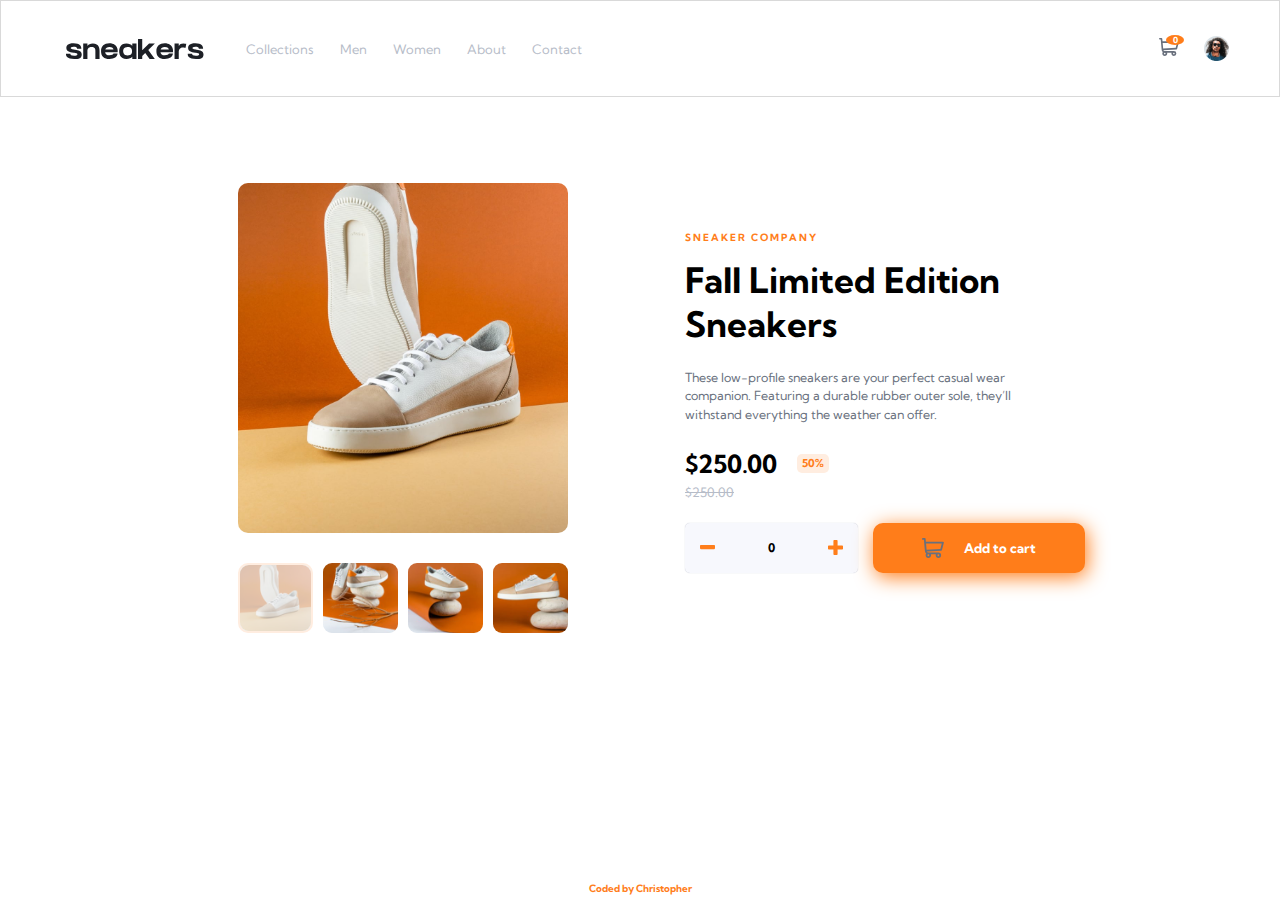
<file: index.html>
<!DOCTYPE html>
<html lang="en">
<head>
  <meta charset="UTF-8">
  <meta name="viewport" content="width=device-width, initial-scale=1.0"> <!-- displays site properly based on user's device -->

  <link rel="icon" type="image/png" sizes="32x32" href="./images/favicon-32x32.png">
  <link rel="stylesheet" href="./index.css">
  <link rel="preconnect" href="https://fonts.googleapis.com">
  <link rel="preconnect" href="https://fonts.gstatic.com" crossorigin>
  <link href="https://fonts.googleapis.com/css2?family=Kumbh+Sans:wght@400;700&display=swap" rel="stylesheet">
  <script src="./index.js" defer></script>
  
  <title>Frontend Mentor | E-commerce product page</title>

</head>
<body>

  <header class="header">
    <nav class="nav">
      <div class="brand-container">
        <button class="btn btn-icon btn-menu">
          <span class="sr-only">Menu button</span>
        </button>
        <img src="./images/logo.svg" alt="Brand logo">
        <ul class="list list-inline">
          <li class="list__item clr-gray-blue" style="--my: 0; --mx: 1.2rem">
            <a href="https://www.instagram.com/christopheriilajom" target="_blank" class="link">Collections</a>
          </li>
          <li class="list__item clr-gray-blue" style="--my: 0; --mx: 1.2rem">
            <a href="https://www.instagram.com/christopheriilajom" target="_blank" class="link">Men</a>
          </li>
          <li class="list__item clr-gray-blue" style="--my: 0; --mx: 1.2rem">
            <a href="https://www.instagram.com/christopheriilajom" target="_blank" class="link">Women</a>
          </li>
          <li class="list__item clr-gray-blue" style="--my: 0; --mx: 1.2rem">
            <a href="https://www.instagram.com/christopheriilajom" target="_blank" class="link">About</a>
          </li>
          <li class="list__item clr-gray-blue" style="--my: 0; --mx: 1.2rem">
            <a href="https://www.instagram.com/christopheriilajom" target="_blank" class="link">Contact</a>
          </li>
        </ul>
      </div>
      <div class="user-buttons">
        <div class="basket-container">
          <!-- Filled -->
          <button class="btn btn-icon btn-cart btn-badge">
            <span class="sr-only">User Cart</span>
            <span class="badge-text">0</span>
          </button>
          <div class="basket-card">
            <div class="basket-card__title">
                <span>Cart</span>
                </div>
              <div class="basket-card__content basket-card__content-empty">
                <div class="basket-card__product">
                    <img src="./images/image-product-4-thumbnail.jpg" alt="Product image">
                    <div class="product-description">
                    <span class="product-title">Autumn Limited Edition...</span>
                    <div class="product-calculation">
                        <span class="product-calculation__base-price">125.00</span>
                        <span class="product-calculation__quantity">0</span>
                        <span class="product-calculation__total-price">0</span>
                    </div>
                    </div>
                </div>
                <button class="btn btn-icon btn-delete">
                    <span class="sr-only">Delete button</span>
                </button>
                <span class="basket-card__content-empty-text">Your cart is empty.</span>
                </div>
                <div class="basket-card__footer">
                    <button class="btn btn-primary btn-block btn-action-cart">
                        <span class="btn-action-cart-text">Checkout</span>
                    </button>
                </div>
          </div>
        </div>
        <button class="btn btn-icon btn-avatar">
          <span class="sr-only">User Cart</span>
        </button>
      </div>
    </nav>
  </header>

  <aside class="aside aside-open">
    <button class="btn btn-icon btn-close">
      <span class="sr-only">Close button</span>
    </button>
    <ul class="list">
      <li class="list__item f-700 clr-black">
        <a href="#" class="link">Collections</a>
      </li>
      <li class="list__item f-700 clr-black">
        <a href="#" class="link">Men</a>
      </li>
      <li class="list__item f-700 clr-black">
        <a href="#" class="link">Women</a>
      </li>
      <li class="list__item f-700 clr-black">
        <a href="#" class="link">About</a>
      </li>
      <li class="list__item f-700 clr-black">
        <a href="#" class="link">Contact</a>
      </li>
  </ul>
  </aside>

  <main class="main">
    <div class="gallery">
      <div class="main-highlight">
        <button class="btn btn-icon btn-control btn-prev">
          <span class="sr-only">Prev button</span>
        </button>
        <button class="btn btn-icon btn-control btn-next">
          <span class="sr-only">Next button</span>
        </button>
      </div>
      <div class="highlight-buttons">
        <button class="btn btn-product btn-thumbnail-1 btn-product-active">
          <span class="sr-only">Product thumbnail</span>
          <span class="btn-thumbnail-container"></span>
        </button>
        <button class="btn btn-product btn-thumbnail-2">
          <span class="sr-only">Product thumbnail</span>
          <span class="btn-thumbnail-container"></span>
        </button>
        <button class="btn btn-product btn-thumbnail-3">
          <span class="sr-only">Product thumbnail</span>
          <span class="btn-thumbnail-container"></span>
        </button>
        <button class="btn btn-product btn-thumbnail-4">
          <span class="sr-only">Product thumbnail</span>
          <span class="btn-thumbnail-container"></span>
        </button>
      </div>
    </div>

    <section class="content">
      <div class="content-header">
        <span class="content-sub">Sneaker Company</span>
        <h1 class="content-title">Fall Limited Edition Sneakers</h1>
      </div>
      <div class="content-description">
        <p>These low-profile sneakers are your perfect casual wear companion. Featuring a 
          durable rubber outer sole, they’ll withstand everything the weather can offer.</p>
      </div>
      <div class="content-pricing">
        <span class="new-price">
          <span class="current-price">$250.00</span>
          <span class="discount">50%</span>
        </span>
        <p class="old-price">$250.00</p>
      </div>
      <div class="content-actions">
        <div class="quantity-control">
          <button class="btn btn-icon btn-minus">
            <span class="sr-only">Decrease button</span>
          </button>
          <span class="quantity">0</span>
          <button class="btn btn-icon btn-add">
            <span class="sr-only">Add button</span>
          </button>
        </div>

        <button class="btn btn-primary btn-action-cart">
          <img src="./images/icon-cart.svg" alt="Cart icon">
          <span class="btn-action-cart-text">Add to cart</span>
        </button>
      </div>
    </section>
  </main>

  <dialog>
    <div class="lightbox">
      <div class="main-highlight">
        <button class="btn btn-icon btn-control btn-prev">
          <span class="sr-only">Prev button</span>
        </button>
        <button class="btn btn-icon btn-control btn-next">
          <span class="sr-only">Next button</span>
        </button>
        <button class="btn btn-icon btn-close">
          <span class="sr-only">Close button</span>
        </button>
      </div>
      <div class="highlight-buttons">
        <button class="btn btn-product btn-thumbnail-1 btn-product-active">
          <span class="sr-only">Product thumbnail</span>
          <span class="btn-thumbnail-container"></span>
        </button>
        <button class="btn btn-product btn-thumbnail-2">
          <span class="sr-only">Product thumbnail</span>
          <span class="btn-thumbnail-container"></span>
        </button>
        <button class="btn btn-product btn-thumbnail-3">
          <span class="sr-only">Product thumbnail</span>
          <span class="btn-thumbnail-container"></span>
        </button>
        <button class="btn btn-product btn-thumbnail-4">
          <span class="sr-only">Product thumbnail</span>
          <span class="btn-thumbnail-container"></span>
        </button>
      </div>
    </div>
  </dialog>

  <footer class="footer">
    <a href="https://www.instagram.com/christopheriilajom" target="_blank" class="link">Coded by Christopher</a>
  </footer>


  <!-- <header>
    <nav class="nav">
      <div class="brand"></div>
      <ul class="list list-nav">
        <li>Collections</li>
        <li>Men</li>
        <li>Women</li>
        <li>About</li>
        <li>Contact</li>
      </ul>
    </nav>
  </header>

  <main>
    <div class="gallery">

    </div>

    <article class="content">
      <div class="content-header">
        <span class="content-sub">Sneaker Company</span>
        <h1 class="content-title">Fall Limited Edition Sneakers</h1>
      </div>
      <div class="content-description">
        <p>These low-profile sneakers are your perfect casual wear companion. Featuring a 
          durable rubber outer sole, they’ll withstand everything the weather can offer.</p>
      </div>
      <div class="content-pricing">
        <span class="new-price">
          <span class="current-price">$250.00</span>
          <span class="discount">50%</span>
        </span>
        <p class="old-price">$250.00</p>
      </div>
      <div class="content-actions">
        <div class="quantity-control">
          <button class="btn btn-icon">-</button>
          <span class="quantity">0</span>
          <button class="btn btn-icon">+</button>
        </div>

        <button class="btn btn-primary">Add to Cart</button>
      </div>
    </article>
  </main> -->

  <!-- <footer>
    <a href="https://www.instagram.com/christopheriilajom" target="_blank" class="attribution">Coded by Christopher II</a>
  </footer> -->
</body>
</html>
</file>
<file: index.css>
:root {
    /* Primary */
    --orange: hsl(26, 100%, 55%);
    --pale-orange: hsl(25, 100%, 94%);

    /* Neutral */
    --very-dark-blue: hsl(220, 13%, 13%);
    --dark-grayish-blue: hsl(219, 9%, 45%);
    --grayish-blue: hsl(220, 14%, 75%);
    --light-grayish-blue: hsl(223, 64%, 98%);
    --white: hsl(0, 0%, 100%);
    --black : hsl(0, 0%, 0%); /* (with 75% opacity for lightbox background) */

    --ff-kum: 'Kumbh Sans', sans-serif;
}

*, *::before, *::after {
    padding: 0;
    margin: 0;
    box-sizing: border-box;
    font-family: var(--ff-kum);
}

html {
    font-size: 62.5%;
    font-family: var(--ff-kum);
}

body {
    height: 100vh;
}

/* Utilities */

.flex { display: flex;}
.grid { display: grid;}
.none { display: none;}
.initial { display: initial;}
.row-gap { row-gap: var(--row-gap);}
.col-gap { column-gap: var(--col-gap);}

.f-400 { font-weight: 400;}
.f-700 { font-weight: 700;}

.clr-black { color: var(--black);}
.clr-gray-blue { color: var(--grayish-blue);}

.bg-orange {background-color: var(--orange);}
.bg-pale-orange {background-color: var(--pale-orange);}

/* Components */

/* Lists */

.list {
    list-style: none;
}

.list .list__item {
    margin: var(--my) var(--mx);
}

.list .list__item.f-700 {
    font-size: 1.85rem;
    margin: 1.3rem 0;
}

.list-inline .list__item {
    display: inline-block;
    margin: var(--my) var(--mx);
    font-size: 1.3rem;
}

.list .list__item .link {
    text-decoration: none;
    color: inherit;
}

/* Buttons */

.btn {
    border: none;
    font-weight: 700;
    cursor: pointer;
}

.btn .sr-only {
    display: none;
}

.btn-icon {
    width: 25px;
    height: 25px;
    background-position: center;
    background-repeat: no-repeat;
    background-size: contain;
    background-color: transparent;
}

.btn-menu {
    width: 15px;
    height: 15px;
    background-image: url(./images/icon-menu.svg);
}

.btn-cart {
    background-image: url(./images/icon-cart.svg);
}

.btn-badge {
    position: relative;
}

.btn-badge .badge-text {
    position: absolute;
    color: var(--white);
    background-color: var(--orange);
    padding: 0 .65rem;
    border-radius: 50%;
    font-size: .85rem;
    top: -2px;
    right: -5px;
}

.btn-avatar {
    background-image: url(./images/image-avatar.png);
    width: 45px;
    height: 45px;
}

.btn-minus {
    background-image: url(./images/icon-minus.svg);
    background-color: inherit;
    width: 15px;
}

.btn-minus:hover, .btn-add:hover {
    opacity: .7;
    transition: opacity .3s;
}

.btn-add {
    background-image: url(./images/icon-plus.svg);
    background-color: inherit;
    width: 15px;
}

.btn-close {
    background-image: url(./images/icon-close.svg);
}

.btn-delete {
    background-image: url(./images/icon-delete.svg);
}

.btn-control {
    position: relative;
    padding: 1.5rem;
    border-radius: 50%;
    padding: 1.5rem;
}

.btn-control::after {
    width: 15px;
    height: 15px;
    content: '';
    position: absolute;
    left: 50%;
    top: 50%;
    transform: translate(-50%,-50%);
    background-size: contain;
    background-repeat: no-repeat;
}

.btn-next::after {
    background-image: url(./images/icon-next.svg);
}

.btn-prev::after {
    background-image: url(./images/icon-previous.svg);
}

.btn-block {
    display: block;
    width: 50%;
}

.btn-action-cart {
    box-shadow: 2px 4px 20px 0px var(--orange);
    padding: 1.5rem 0;
    border-radius: 1rem;
    display: flex;
    width: 100%;
    justify-content: center;
    align-items: center;
    column-gap: 2rem;
}

.btn-action-cart:hover {
    opacity: .7;
    transition: opacity .3s;
}

.btn-action-cart-text {
    color: inherit;
}

.btn-primary {
    background-color: var(--orange);
    color: var(--white);
}

.btn-product {
    border-color: none;
    border-radius: 10px;
    width: 75px;
    height: 70px;
}

.btn-thumbnail-container {
    background-position: center;
    background-repeat: no-repeat;
    background-size: cover;
    background-color: transparent;
    display: block;
    width: 100%;
    height: 100%;
    border-radius: 9px;
}

.btn-product-active {
    border: 2px solid var(--pale-orange);

}
.btn-product-active .btn-thumbnail-container {
    opacity: .3;
}

.btn-thumbnail-1 .btn-thumbnail-container{
    background-image: url('./images/image-product-1-thumbnail.jpg');
}

.btn-thumbnail-2 .btn-thumbnail-container{
    background-image: url('./images/image-product-2-thumbnail.jpg');
}

.btn-thumbnail-3 .btn-thumbnail-container{
    background-image: url('./images/image-product-3-thumbnail.jpg');
}

.btn-thumbnail-4 .btn-thumbnail-container{
    background-image: url('./images/image-product-4-thumbnail.jpg');
}

/* Badge */

.badge {
    padding: .25rem .75rem;
    display: inline-block;
    font-weight: 700;
}

.badge-primary {
    background-color: var(--pale-orange);
    color: var(--orange);
}

.badge-cart {
    background-color: var(--orange);
    color: var(--white);
    padding: .1rem .3rem;
}

/* Quantity Control  */

.quantity-control {
    background-color: var(--light-grayish-blue);
    display: flex;
    align-items: center;
    justify-content: space-between;
    max-width: 350px;
    padding: 1rem 1.5rem;
    border-radius: .5rem;
    box-shadow: 0px 0px 1px 0 var(--grayish-blue);
}

.quantity {
    font-weight: 700;
    font-size: 1.2rem;
}

@media screen and (min-width: 1000px) {
    .quantity-control {
        padding: .5rem 1.5rem;
    }
}

/* Nav */
.nav {
    display: flex;
    align-items: center;
    justify-content: space-between;
    padding: 1.5rem 2rem;
}

.brand-container img {
    margin-left: 1.5rem;
}

.brand-container .list {
    display: none;
}

.brand-container .list .list__item {
    position: relative;
}

.brand-container .list .list__item::after {
    content: '';
    position: absolute;
    width: 100%;
    max-width: 0px;
    height: 3px;
    left: 0;
    right: 0;
    bottom: -4rem;
    background-color: var(--orange);
}

.brand-container .list .list__item:hover::after  {
    max-width: 100%;
    transition: max-width .5s;
}

.user-buttons {
    display: flex;
    align-items: center;
    column-gap: 2.5rem;
}

.user-buttons .btn-cart {
    width: 20px;
    height: 20px;
}

.user-buttons .btn-avatar {
    width: 25px;
    height: 25px;
}

.user-buttons .btn-avatar:hover, .user-buttons .btn-avatar:active {
    border-radius: 50%;
    border: 2px solid var(--orange);
}

@media screen and (min-width: 950px) {
    .brand-container {
        display: flex;
        align-items: center;
        column-gap: 3rem;
    }

    .brand-container .btn {
        display: none;
    }

    .brand-container .list {
        display: block;
    }
}

/* Aside */
.aside {
    width: 70%;
    background-color: var(--white);
    height: 100vh;
    padding: 2rem 2.5rem;
    max-width: 300px;
    display: none;
    position: absolute;
    z-index: 20;
    top: 0;
}

.aside .btn-close {
    margin-bottom: 3rem;
}

.aside .list__item {
    margin: 2rem 0 2.5rem !important;
}

/* Basket Card */

.basket-container {
    position: relative;
}

/* .basket-container .btn-cart:hover + .basket-card, */
.basket-container .btn-cart:active + .basket-card,
.basket-container .btn-cart.active + .basket-card {
    /* max-height: 100vh; */
    max-width: 350px;
    padding: 2rem 2.2rem;
    transition: max-width .5s, padding .2s;
}

.basket-card {
    display: grid;
    row-gap: 1.5rem;
    border-radius: 5px;
    background-color: var(--white);
    box-shadow: 0 0 0 0 rgba(0, 0, 0, 0.3);
    /* max-width: 350px; */
    width: 350px;
    max-width: 0;
    overflow: hidden;
    position: absolute;
    right: -50px;
    z-index: 4;
}

.basket-card__title {
    position: relative;
}

.basket-card__title::after {
    content: '';
    width: 100%;
    height: .75px;
    position: absolute;
    bottom: -1rem;
    left: 0;
    right: 0;
    background-color: var(--grayish-blue);
}

.basket-card__title span {
    font-weight: 700;
    font-size: 1.4rem;
}


.basket-card__content {
    padding: 1rem 0;
    display: flex;
    align-items: center;
    justify-content: space-between;
}

/* If empty cart, clear all card content and footer */
.basket-card__content.basket-card__content-empty > *:not(.basket-card__content-empty-text){
    display: none;
}

.basket-card__content.basket-card__content-empty + .basket-card__footer {
    display: none;
}

.basket-card__content.basket-card__content-empty {
    display: grid;
    place-items: center;
    height: 100px;
    justify-content: center;
}

.basket-card__content.basket-card__content-empty .basket-card__content-empty-text {
    font-weight: 700;
    color: var(--dark-grayish-blue);
    font-size: 1.4rem;
}

.basket-card__content .btn-delete {
    width: 15px;
    height: 15px;
}

.basket-card__product {
    display: flex;
    align-items: center;
    column-gap: 2rem;
}

.basket-card__product img {
    width: 45px;
    height: 45px;
    border-radius: .5rem;
}

.basket-card__product .product-description {
    display: flex;
    flex-direction: column;
    row-gap: .5rem;
    color: var(--dark-grayish-blue);
}

.basket-card__product .product-description .product-title {
    font-size: 1.25rem;
}

.basket-card__product .product-description .product-calculation {
    font-size: 1rem;
}

.basket-card__product .product-description .product-calculation .product-calculation__base-price::before {
    content: '$';
}

.basket-card__product .product-description .product-calculation .product-calculation__base-price::after {
    content: ' x';
}

.basket-card__product .product-description .product-calculation .product-calculation__total-price {
    font-weight: 700;
    font-size: 1.1rem;
    color: var(--black);
}

.basket-card__product .product-description .product-calculation .product-calculation__total-price::before {
    content: '$';
}

.basket-card__footer .btn {
    box-shadow: initial;
}

/* Gallery */

.gallery {
    display: grid;
    max-width: 380px;
    margin: 0 auto;
}

.gallery .highlight-buttons {
    display: none;
}

.main-highlight {
    height: 250px;
    background-image: url('./images/image-product-1.jpg');
    background-position: center;
    background-repeat: no-repeat;
    background-size: cover;
    position: relative;
}

.main-highlight:hover {
    cursor: pointer;
}

.main-highlight .btn-control {
    position: absolute;
    top: 50%;
    background-color: white;
}

.main-highlight .btn-control::after {
    left: 58%;
}

.main-highlight .btn-prev {
    left: 15px;
}

.main-highlight .btn-next {
    right: 15px;
}

@media screen and (min-width: 950px) {
    .gallery {
        grid-template-rows: 80% 20%;
        row-gap: 2rem;
        max-width: 650px;
        align-items: center;
        justify-content: center;
    }

    .gallery .highlight-buttons {
        display: flex;
        column-gap: 1rem;
    }

    .gallery .main-highlight {
        height: 350px;
        border-radius: 1rem;
    }

    .gallery .main-highlight .btn-control {
        display: none;
    }
}

/* Header */

.header {

}

@media screen and (min-width: 1000px) {
    .header {
        padding: 2rem 3rem;
        border: .2px solid rgba(0, 0, 0, 0.15);
    }
}

.main {
    display: grid;
    row-gap: 1rem;
    max-width: 400px;
    margin: 10px auto 0;
}

.main .gallery {
    margin: initial;
}

.content {
    display: grid;
    row-gap: 1.2rem;
    padding: 1rem 2rem;
}

.content-header {
    display: flex;
    flex-direction: column;
    row-gap: 1.1rem;
}

.content-header .content-sub {
    color: var(--orange);
    text-transform: uppercase;
    font-weight: 700;
}

.content-header .content-title {
    font-size: 2.5rem;
}

.content-description p {
    color: var(--dark-grayish-blue);
    line-height: 1.5;
    font-size: 1.2rem;
}

.content-pricing {
    display: flex;
    justify-content: space-between;
    align-items: center;
}

.content-pricing .new-price {
    display: flex;
    align-items: center;
    column-gap: 2rem;
}

.content-pricing .new-price .current-price {
    font-size: 2.5rem;
    font-weight: 700;
}

.content-pricing .new-price .discount {
    background-color: var(--pale-orange);
    color: var(--orange);
    padding: .25rem .5rem;
    border-radius: 5px;
    font-weight: 700;
    font-size: 1.1rem;
}

.content-pricing .old-price {
    text-decoration: line-through;
    color: var(--grayish-blue);
    font-size: 1.3rem;
}

.content-actions {
    display: grid;
    row-gap: 1.4rem;
}

@media screen and (min-width: 950px) {
    .main {
        margin-top: 8.5rem;
        display: grid;
        grid-template-columns: 1fr 1fr;
        max-width: 900px;
    }

    .main {
        column-gap: 5rem;
    }

    .content {
        align-self: center;
        row-gap: 2.3rem;
    }
    
    .content-header {
        row-gap: 1.35rem;
    }
    
    .content-header .content-sub {
        letter-spacing: 2px;
    }
    
    .content-header .content-title {
        font-size: 3.5rem;
    }
    
    .content-description p {
        font-size: 1.25rem;
    }
    
    .content-pricing {
        flex-direction: column;
        row-gap: .5rem;
        align-items: flex-start;
    }
    
    .content-pricing .new-price {
        display: flex;
        align-items: center;
        column-gap: 2rem;
    }
    
    .content-pricing .new-price .current-price {
        font-size: 2.5rem;
        font-weight: 700;
    }
    
    .content-pricing .new-price .discount {
        background-color: var(--pale-orange);
        color: var(--orange);
        padding: .25rem .5rem;
        border-radius: 5px;
        font-weight: 700;
        font-size: 1.1rem;
    }
    
    .content-pricing .old-price {
        text-decoration: line-through;
        color: var(--grayish-blue);
        font-size: 1.3rem;
    }
    
    .content-actions {
        display: grid;
        grid-template-columns: 45% 55%;
        row-gap: 0;
        column-gap: 1.5rem;
    }
}

/* Lightbox */

dialog {
    position: absolute;
    border: none;
    transition: background-color .5s;
}

dialog.active {
    width: 100vw;
    height: 100vh;
    display: grid;
    place-items: center;
    margin: 0 auto;
    left: 50%;
    top: 50%;
    transform: translate(-50%, -50%);
    /* width: 400px;
    height: 500px;
    margin: 0 auto;
    left: 50%;
    top: 50%;
    transform: translate(-50%, -50%); */
    background-color: rgba(0, 0, 0, 0.65);
}

.lightbox {
    display: grid;
    align-items: center;
    justify-items: center;
    height: 70%;
    max-height: 550px;
}

.lightbox .main-highlight {
    width: 430px;
    height: 390px;
    border-radius: 10px;
    cursor: initial;
    position: relative;
}

.lightbox .main-highlight .btn-prev {
    left: -15px;
}

.lightbox .main-highlight .btn-next {
    right: -15px;
}

.lightbox .main-highlight .btn-close {
    position: absolute;
    right: 0;
    top: -35px;
}

.lightbox .highlight-buttons {
    justify-self: center;
    display: flex;
    column-gap: 1.5rem;
}

/* Footer */
.footer {
    position: absolute;
    bottom: 5px;
    text-align: center;
    margin: 0 auto;
    left: 0;
    right: 0;
}

.footer a {
    color: var(--orange);
    font-weight: 700;
    text-decoration: none;
}

.footer a:active, .footer a:hover {
    color: var(--very-dark-blue);
    transition: color .5s;
}
</file>
